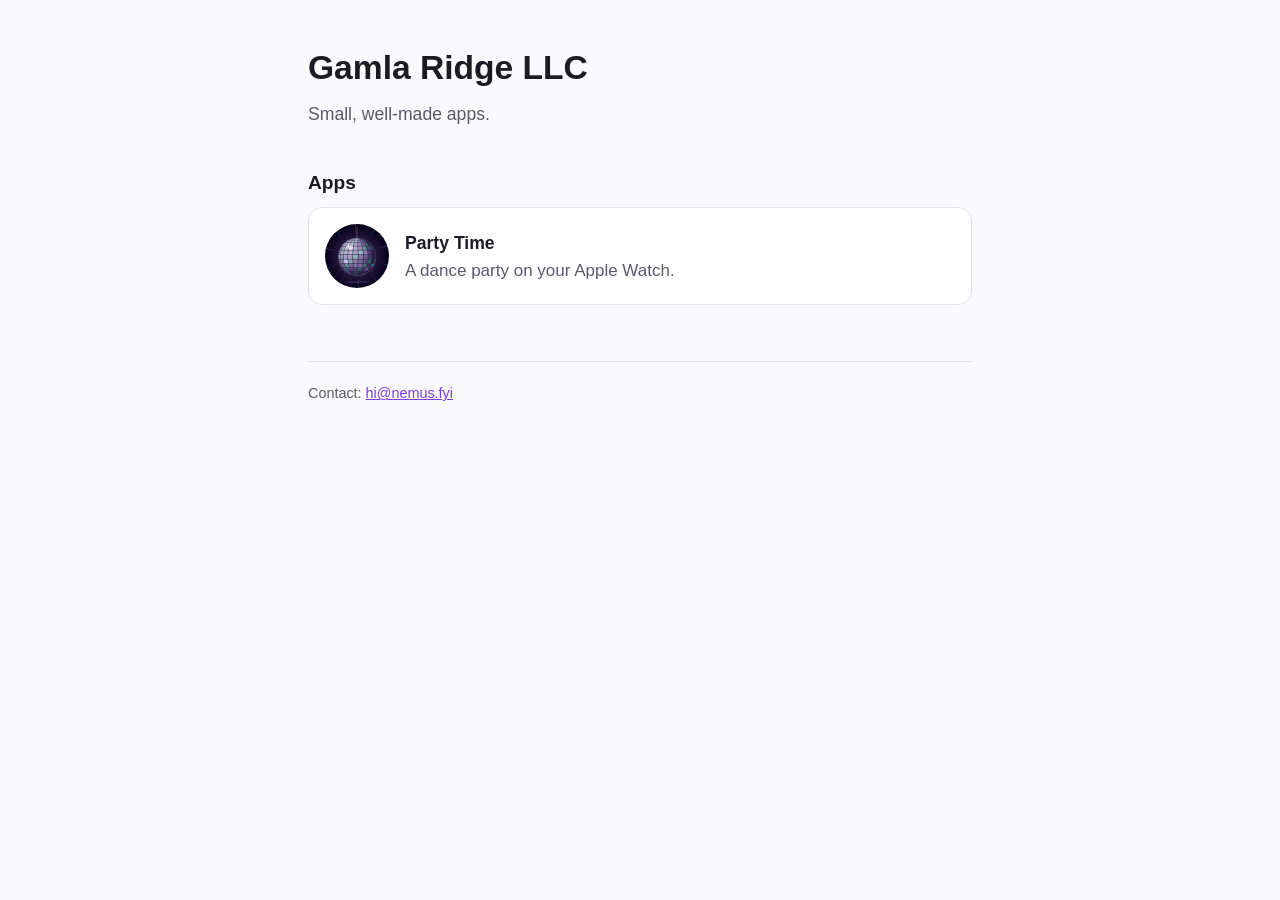
<file: index.html>
<!doctype html>
<html lang="en">
<head>
  <meta charset="utf-8">
  <meta name="viewport" content="width=device-width, initial-scale=1">
  <title>Gamla Ridge LLC</title>
  <meta name="description" content="Apps by Gamla Ridge LLC.">
  <link rel="stylesheet" href="style.css">
</head>
<body>
  <main>
    <header>
      <h1>Gamla Ridge LLC</h1>
      <p class="lede">Small, well-made apps.</p>
    </header>

    <h2>Apps</h2>
    <a class="card" href="party-time/">
      <img src="party-time/icon.png" alt="">
      <div>
        <strong>Party Time</strong>
        <span>A dance party on your Apple Watch.</span>
      </div>
    </a>

    <footer>Contact: <a href="mailto:hi@nemus.fyi">hi@nemus.fyi</a></footer>
  </main>
</body>
</html>
</file>
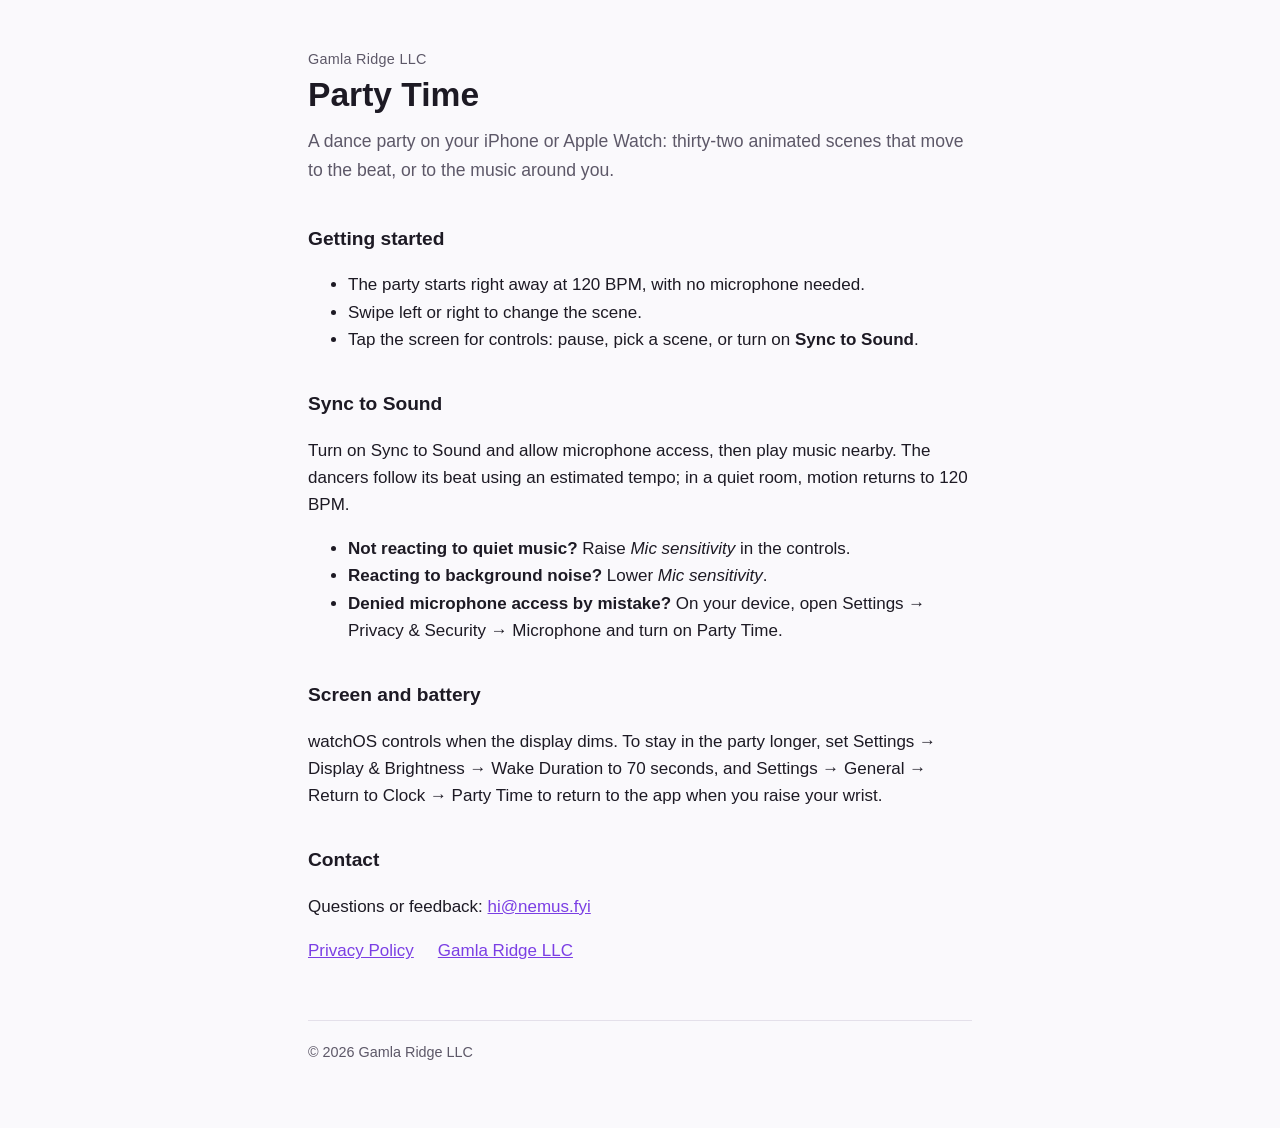
<file: party-time/index.html>
<!doctype html>
<html lang="en">
<head>
  <meta charset="utf-8">
  <meta name="viewport" content="width=device-width, initial-scale=1">
  <title>Party Time — Support</title>
  <meta name="description" content="Support for Party Time, a dance party on your iPhone or Apple Watch.">
  <link rel="stylesheet" href="../style.css">
</head>
<body>
  <main>
    <header>
      <p class="eyebrow">Gamla Ridge LLC</p>
      <h1>Party Time</h1>
      <p class="lede">A dance party on your iPhone or Apple Watch: thirty-two animated scenes that move to the beat, or to the music around you.</p>
    </header>

    <h2>Getting started</h2>
    <ul>
      <li>The party starts right away at 120 BPM, with no microphone needed.</li>
      <li>Swipe left or right to change the scene.</li>
      <li>Tap the screen for controls: pause, pick a scene, or turn on <strong>Sync to Sound</strong>.</li>
    </ul>

    <h2>Sync to Sound</h2>
    <p>Turn on Sync to Sound and allow microphone access, then play music nearby. The dancers follow its beat using an estimated tempo; in a quiet room, motion returns to 120 BPM.</p>
    <ul>
      <li><strong>Not reacting to quiet music?</strong> Raise <em>Mic sensitivity</em> in the controls.</li>
      <li><strong>Reacting to background noise?</strong> Lower <em>Mic sensitivity</em>.</li>
      <li><strong>Denied microphone access by mistake?</strong> On your device, open Settings → Privacy &amp; Security → Microphone and turn on Party Time.</li>
    </ul>

    <h2>Screen and battery</h2>
    <p>watchOS controls when the display dims. To stay in the party longer, set Settings → Display &amp; Brightness → Wake Duration to 70 seconds, and Settings → General → Return to Clock → Party Time to return to the app when you raise your wrist.</p>

    <h2>Contact</h2>
    <p>Questions or feedback: <a href="mailto:hi@nemus.fyi">hi@nemus.fyi</a></p>

    <div class="links">
      <a href="privacy.html">Privacy Policy</a>
      <a href="../">Gamla Ridge LLC</a>
    </div>

    <footer>© 2026 Gamla Ridge LLC</footer>
  </main>
</body>
</html>
</file>
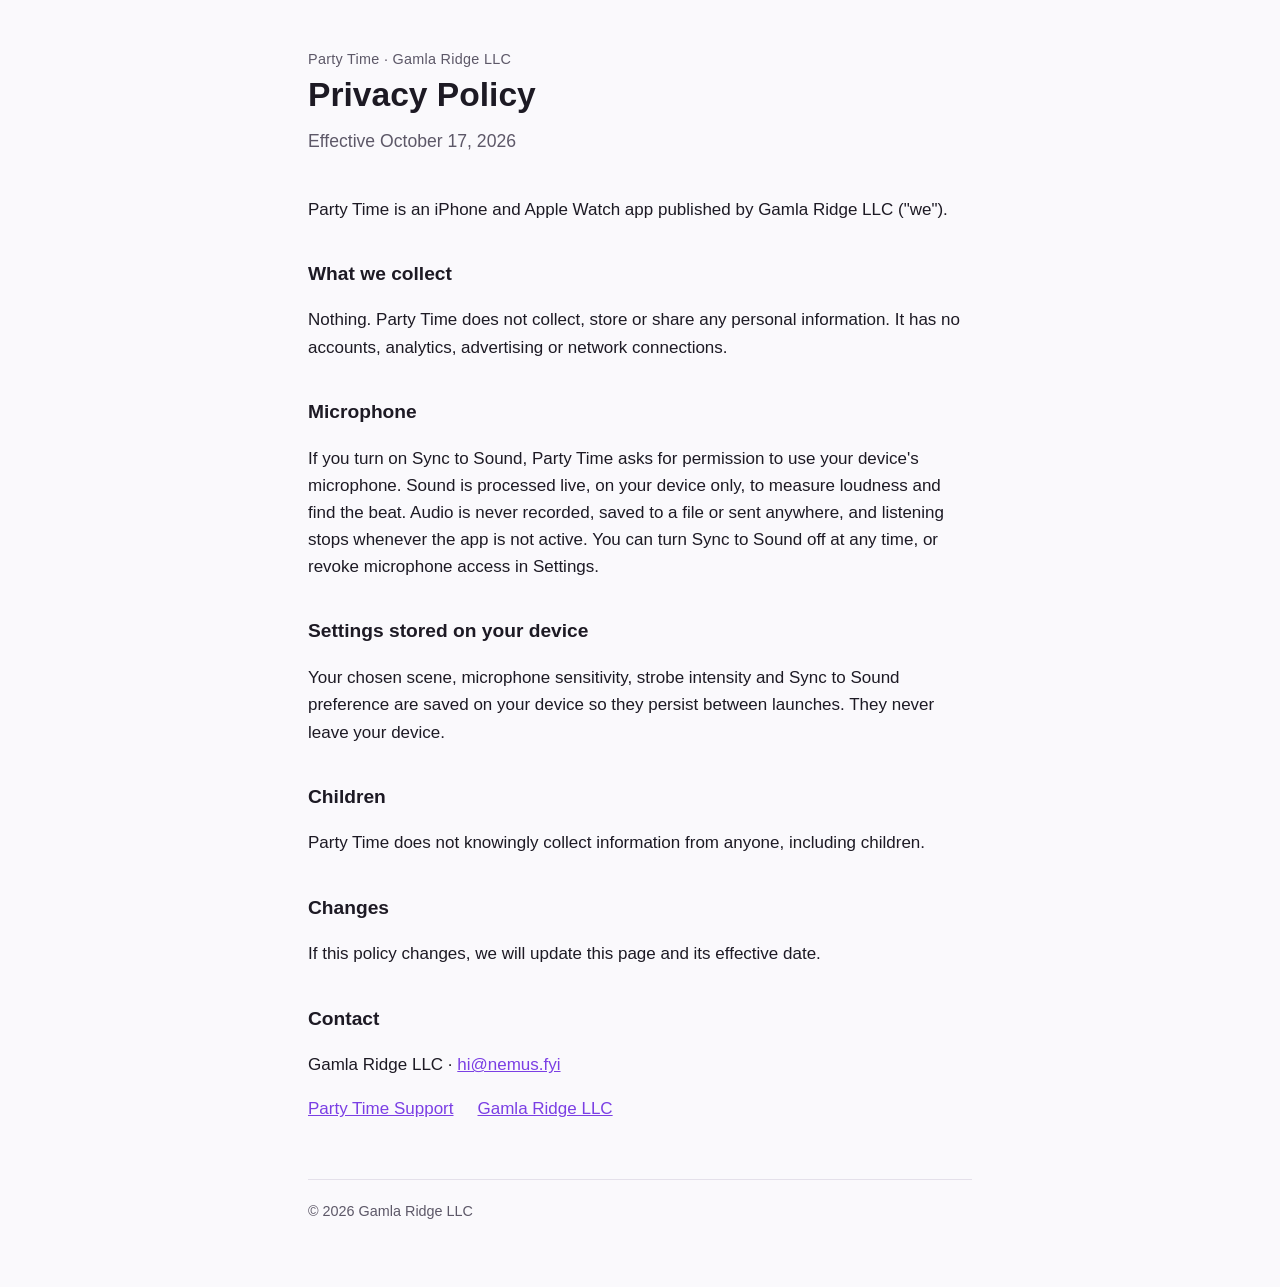
<file: party-time/privacy.html>
<!doctype html>
<html lang="en">
<head>
  <meta charset="utf-8">
  <meta name="viewport" content="width=device-width, initial-scale=1">
  <title>Party Time — Privacy Policy</title>
  <meta name="description" content="Privacy policy for Party Time by Gamla Ridge LLC.">
  <link rel="stylesheet" href="../style.css">
</head>
<body>
  <main>
    <header>
      <p class="eyebrow">Party Time · Gamla Ridge LLC</p>
      <h1>Privacy Policy</h1>
      <p class="lede">Effective October 17, 2026</p>
    </header>

    <p>Party Time is an iPhone and Apple Watch app published by Gamla Ridge LLC ("we").</p>

    <h2>What we collect</h2>
    <p>Nothing. Party Time does not collect, store or share any personal information. It has no accounts, analytics, advertising or network connections.</p>

    <h2>Microphone</h2>
    <p>If you turn on Sync to Sound, Party Time asks for permission to use your device's microphone. Sound is processed live, on your device only, to measure loudness and find the beat. Audio is never recorded, saved to a file or sent anywhere, and listening stops whenever the app is not active. You can turn Sync to Sound off at any time, or revoke microphone access in Settings.</p>

    <h2>Settings stored on your device</h2>
    <p>Your chosen scene, microphone sensitivity, strobe intensity and Sync to Sound preference are saved on your device so they persist between launches. They never leave your device.</p>

    <h2>Children</h2>
    <p>Party Time does not knowingly collect information from anyone, including children.</p>

    <h2>Changes</h2>
    <p>If this policy changes, we will update this page and its effective date.</p>

    <h2>Contact</h2>
    <p>Gamla Ridge LLC · <a href="mailto:hi@nemus.fyi">hi@nemus.fyi</a></p>

    <div class="links">
      <a href="./">Party Time Support</a>
      <a href="../">Gamla Ridge LLC</a>
    </div>

    <footer>© 2026 Gamla Ridge LLC</footer>
  </main>
</body>
</html>
</file>
<file: style.css>
:root {
  --ink: #1d1a24;
  --muted: #5d5868;
  --line: #e4e0ea;
  --ground: #faf9fc;
  --card: #ffffff;
  --accent: #7b3fe4;
  color-scheme: light;
}

@media (prefers-color-scheme: dark) {
  :root {
    --ink: #f1eef6;
    --muted: #aaa4b6;
    --line: #2e2a37;
    --ground: #131118;
    --card: #1b1822;
    --accent: #b894ff;
    color-scheme: dark;
  }
}

* { box-sizing: border-box; }

body {
  margin: 0;
  background: var(--ground);
  color: var(--ink);
  font: 17px/1.6 -apple-system, BlinkMacSystemFont, "Segoe UI", Roboto, Helvetica, Arial, sans-serif;
}

main {
  max-width: 44rem;
  margin: 0 auto;
  padding: 3rem 1.25rem 4rem;
}

header { margin-bottom: 2.5rem; }

.eyebrow {
  margin: 0 0 0.25rem;
  color: var(--muted);
  font-size: 0.9rem;
  letter-spacing: 0.02em;
}

h1 { margin: 0; font-size: 2.1rem; line-height: 1.2; }
h2 { margin: 2.25rem 0 0.5rem; font-size: 1.2rem; }
p, li { color: var(--ink); }
.lede { color: var(--muted); font-size: 1.1rem; margin-top: 0.75rem; }

a { color: var(--accent); }

.card {
  display: flex;
  gap: 1rem;
  align-items: center;
  padding: 1rem;
  border: 1px solid var(--line);
  border-radius: 14px;
  background: var(--card);
  text-decoration: none;
  color: inherit;
}

.card img { width: 64px; height: 64px; border-radius: 50%; flex: none; }
.card strong { display: block; font-size: 1.1rem; }
.card span { color: var(--muted); }

.links { display: flex; flex-wrap: wrap; gap: 0.5rem 1.5rem; margin-top: 1rem; }

footer {
  margin-top: 3.5rem;
  padding-top: 1.25rem;
  border-top: 1px solid var(--line);
  color: var(--muted);
  font-size: 0.9rem;
}
</file>
